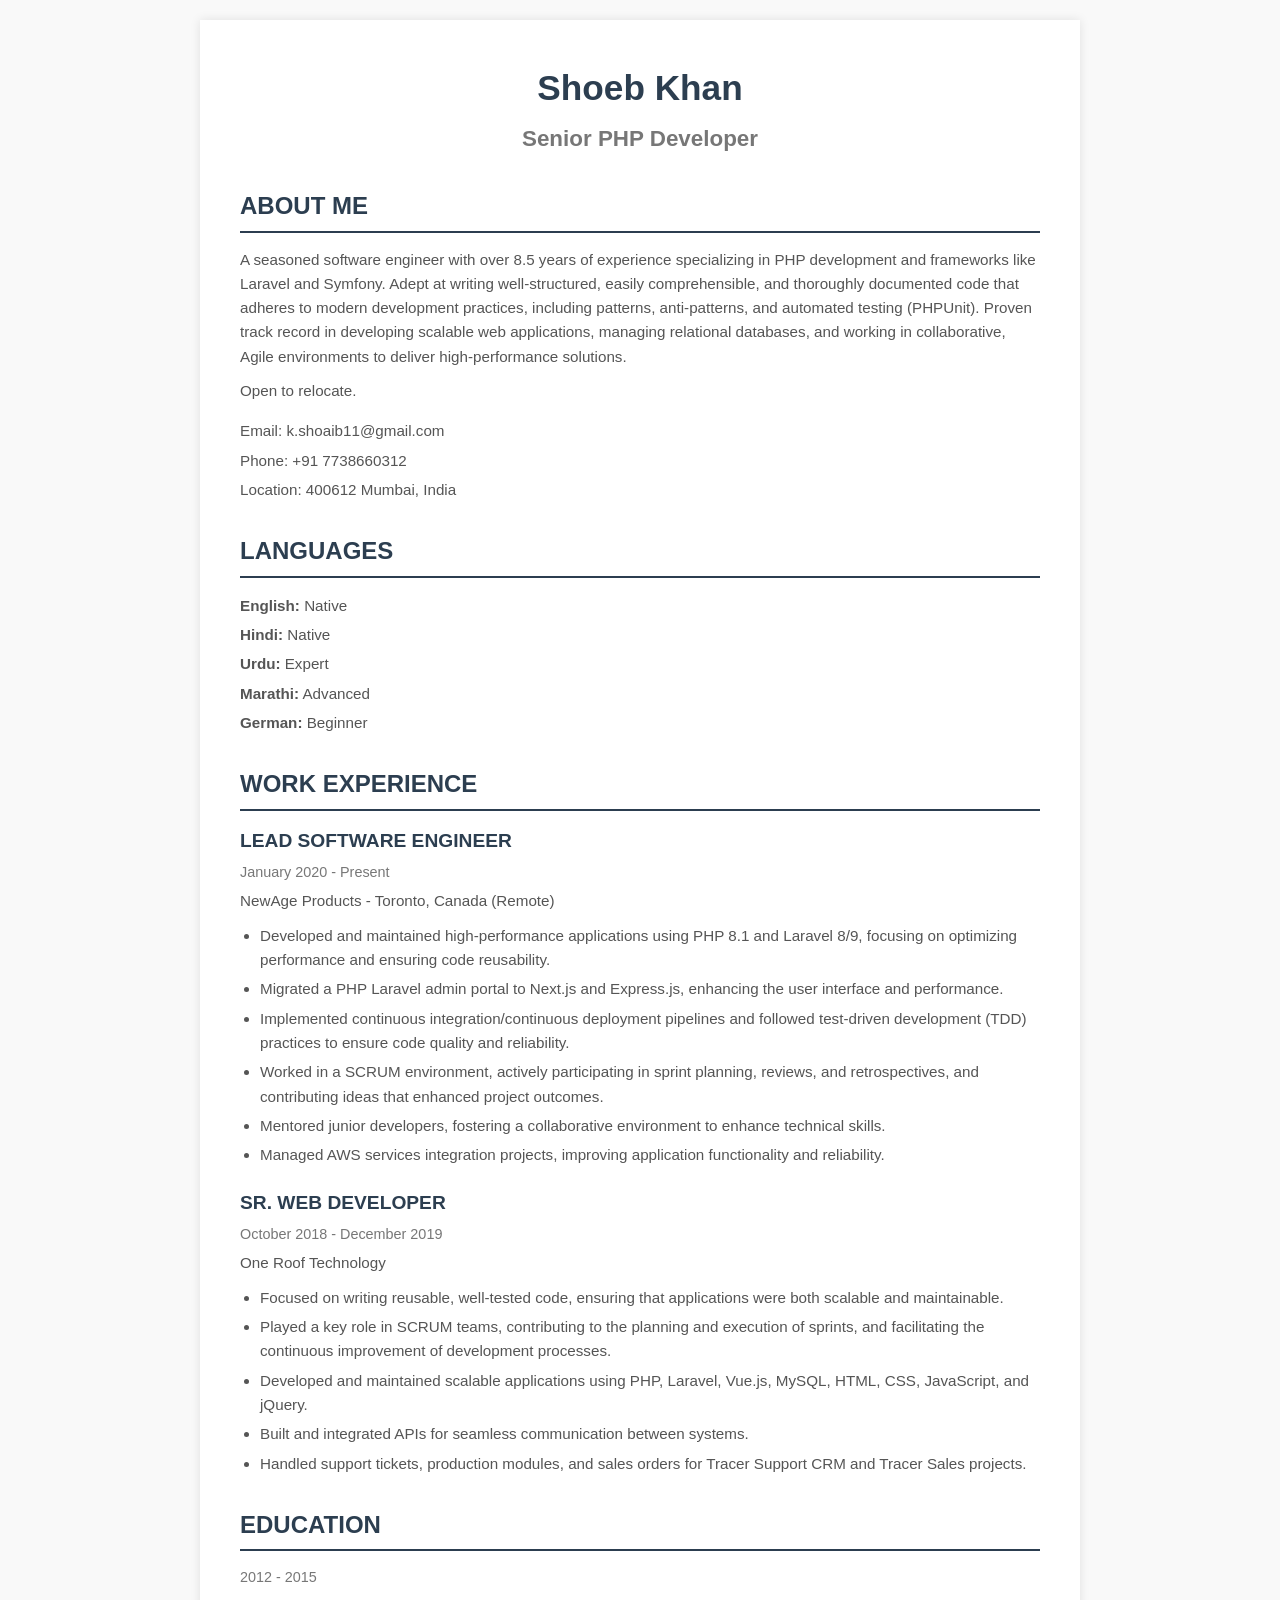
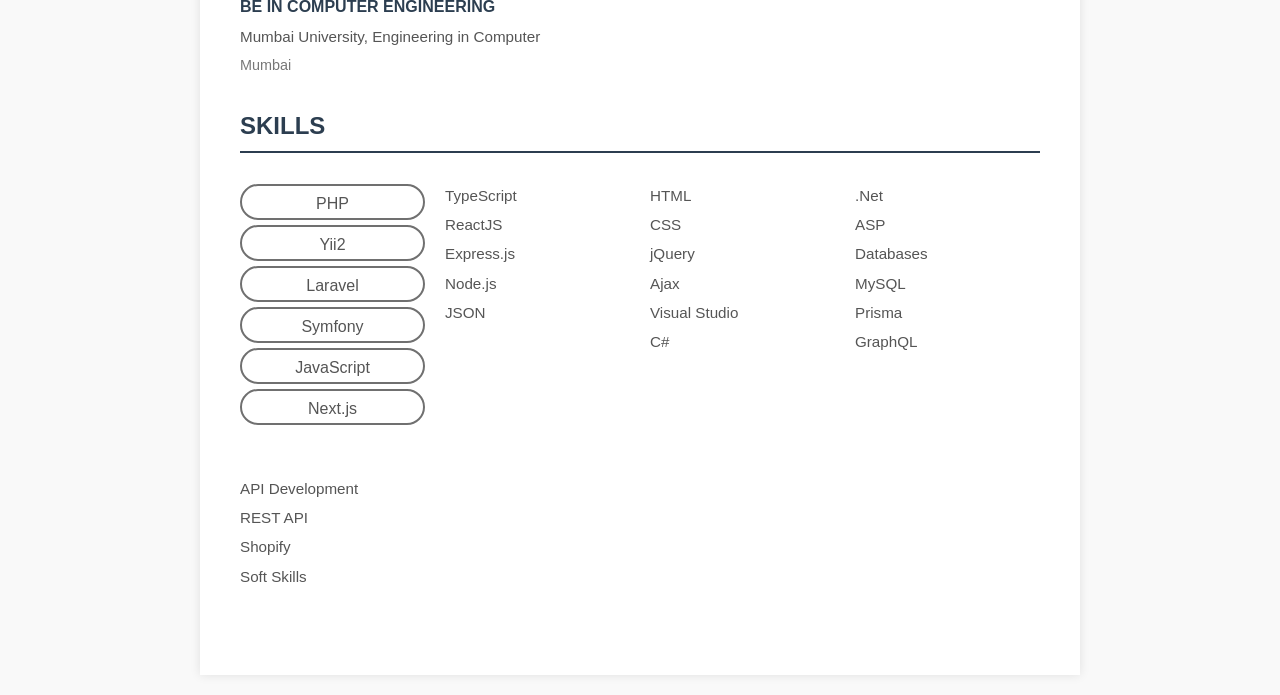
<file: index.html>
<!DOCTYPE html>
<html lang="en">
<head>
    <meta charset="UTF-8">
    <meta name="viewport" content="width=device-width, initial-scale=1.0">
    <title>Shoeb Khan - CV</title>
    <link rel="stylesheet" href="styles.css">
</head>
<body>
    <div class="cv-container">
        <!-- Header Section -->
        <header>
            <h1>Shoeb Khan</h1>
            <h2>Senior PHP Developer</h2>
        </header>

        <!-- About Me Section -->
        <section class="about-me">
            <h3>ABOUT ME</h3>
            <p>A seasoned software engineer with over 8.5 years of experience specializing in PHP development and frameworks like Laravel and Symfony. Adept at writing well-structured, easily comprehensible, and thoroughly documented code that adheres to modern development practices, including patterns, anti-patterns, and automated testing (PHPUnit). Proven track record in developing scalable web applications, managing relational databases, and working in collaborative, Agile environments to deliver high-performance solutions.</p>
            <p>Open to relocate.</p>
            <ul class="contact-info">
                <li>Email: k.shoaib11@gmail.com</li>
                <li>Phone: +91 7738660312</li>
                <li>Location: 400612 Mumbai, India</li>
            </ul>
        </section>

        <!-- Languages Section -->
        <section class="languages">
            <h3>LANGUAGES</h3>
            <ul>
                <li><strong>English:</strong> Native</li>
                <li><strong>Hindi:</strong> Native</li>
                <li><strong>Urdu:</strong> Expert</li>
                <li><strong>Marathi:</strong> Advanced</li>
                <li><strong>German:</strong> Beginner</li>
            </ul>
        </section>

        <!-- Work Experience Section -->
        <section class="work-experience">
            <h3>WORK EXPERIENCE</h3>
            <div class="job">
                <h4>LEAD SOFTWARE ENGINEER</h4>
                <p class="date">January 2020 - Present</p>
                <p class="company">NewAge Products - Toronto, Canada (Remote)</p>
                <ul>
                    <li>Developed and maintained high-performance applications using PHP 8.1 and Laravel 8/9, focusing on optimizing performance and ensuring code reusability.</li>
                    <li>Migrated a PHP Laravel admin portal to Next.js and Express.js, enhancing the user interface and performance.</li>
                    <li>Implemented continuous integration/continuous deployment pipelines and followed test-driven development (TDD) practices to ensure code quality and reliability.</li>
                    <li>Worked in a SCRUM environment, actively participating in sprint planning, reviews, and retrospectives, and contributing ideas that enhanced project outcomes.</li>
                    <li>Mentored junior developers, fostering a collaborative environment to enhance technical skills.</li>
                    <li>Managed AWS services integration projects, improving application functionality and reliability.</li>
                </ul>
            </div>
            <div class="job">
                <h4>SR. WEB DEVELOPER</h4>
                <p class="date">October 2018 - December 2019</p>
                <p class="company">One Roof Technology</p>
                <ul>
                    <li>Focused on writing reusable, well-tested code, ensuring that applications were both scalable and maintainable.</li>
                    <li>Played a key role in SCRUM teams, contributing to the planning and execution of sprints, and facilitating the continuous improvement of development processes.</li>
                    <li>Developed and maintained scalable applications using PHP, Laravel, Vue.js, MySQL, HTML, CSS, JavaScript, and jQuery.</li>
                    <li>Built and integrated APIs for seamless communication between systems.</li>
                    <li>Handled support tickets, production modules, and sales orders for Tracer Support CRM and Tracer Sales projects.</li>
                </ul>
            </div>
        </section>

        <!-- Education Section -->
        <section class="education">
            <h3>EDUCATION</h3>
            <div class="education-item">
                <p class="date">2012 - 2015</p>
                <p class="degree">BE IN COMPUTER ENGINEERING</p>
                <p class="institution">Mumbai University, Engineering in Computer</p>
                <p class="location">Mumbai</p>
            </div>
        </section>

        <!-- Skills Section -->
        <section class="skills">
            <h3>SKILLS</h3>
            <div class="skills-table">
                <div class="skills-column">
                    <ul>
                        <li style="border-width: 2px;border-style: solid;border-color: rgb(112, 112, 112);border-radius: 100px;padding: 10px 8px 6px;line-height: 1;font-size: 16px;text-align: center;">PHP</li>
                        <li style="border-width: 2px;border-style: solid;border-color: rgb(112, 112, 112);border-radius: 100px;padding: 10px 8px 6px;line-height: 1;font-size: 16px;text-align: center;">Yii2</li>
                        <li style="border-width: 2px;border-style: solid;border-color: rgb(112, 112, 112);border-radius: 100px;padding: 10px 8px 6px;line-height: 1;font-size: 16px;text-align: center;">Laravel</li>
                        <li style="border-width: 2px;border-style: solid;border-color: rgb(112, 112, 112);border-radius: 100px;padding: 10px 8px 6px;line-height: 1;font-size: 16px;text-align: center;">Symfony</li>
                        <li style="border-width: 2px;border-style: solid;border-color: rgb(112, 112, 112);border-radius: 100px;padding: 10px 8px 6px;line-height: 1;font-size: 16px;text-align: center;">JavaScript</li>
                        <li style="border-width: 2px;border-style: solid;border-color: rgb(112, 112, 112);border-radius: 100px;padding: 10px 8px 6px;line-height: 1;font-size: 16px;text-align: center;">Next.js</li>
                    </ul>
                </div>
                <div class="skills-column">
                    <ul>
                        <li>TypeScript</li>
                        <li>ReactJS</li>
                        <li>Express.js</li>
                        <li>Node.js</li>
                        <li>JSON</li>
                    </ul>
                </div>
                <div class="skills-column">
                    <ul>
                        <li>HTML</li>
                        <li>CSS</li>
                        <li>jQuery</li>
                        <li>Ajax</li>
                        <li>Visual Studio</li>
                        <li>C#</li>
                    </ul>
                </div>
                <div class="skills-column">
                    <ul>
                        <li>.Net</li>
                        <li>ASP</li>
                        <li>Databases</li>
                        <li>MySQL</li>
                        <li>Prisma</li>
                        <li>GraphQL</li>
                    </ul>
                </div>
                <div class="skills-column">
                    <ul>
                        <li>API Development</li>
                        <li>REST API</li>
                        <li>Shopify</li>
                        <li>Soft Skills</li>
                    </ul>
                </div>
            </div>
        </section>
    </div>
</body>
</html>
</file>
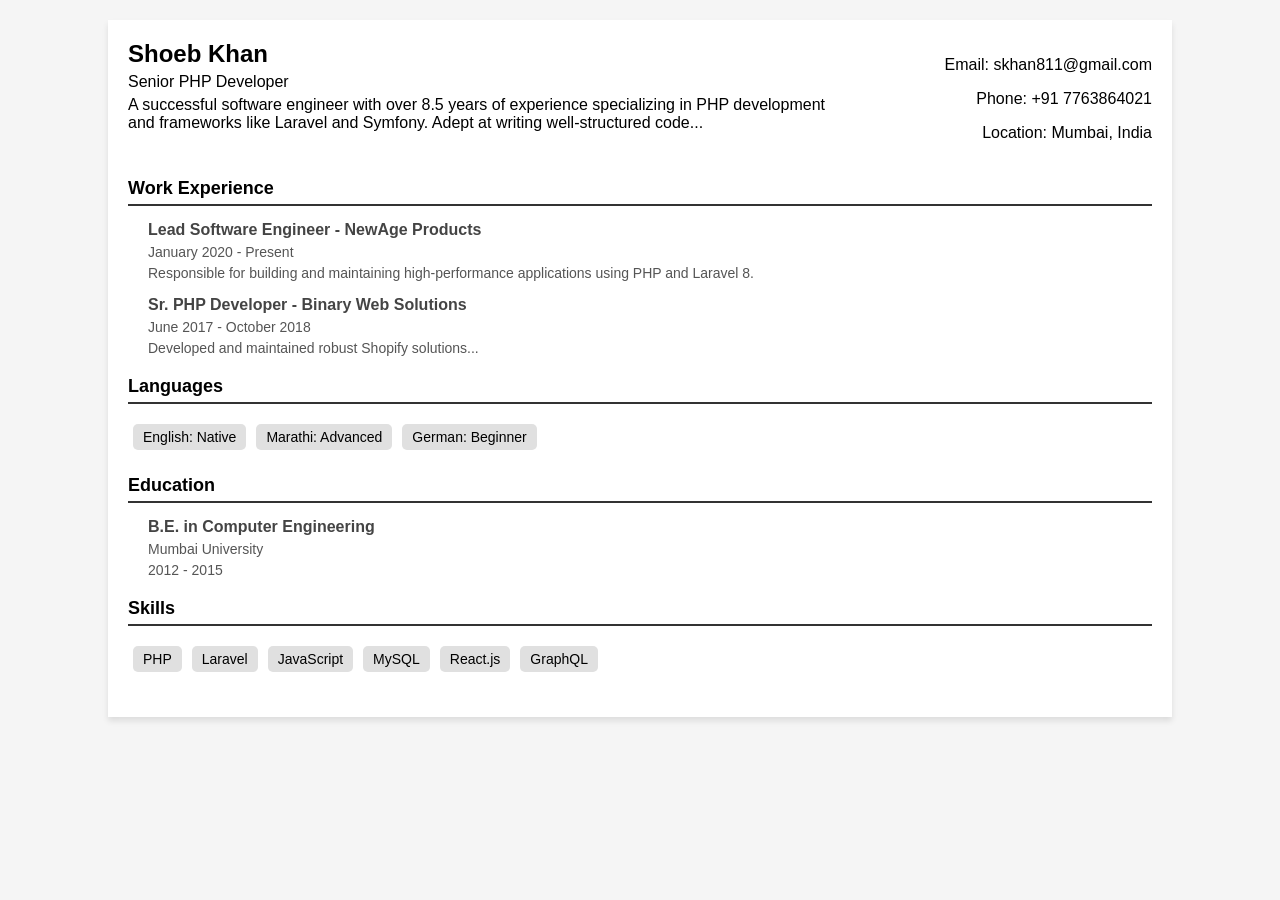
<file: combine-code.html>
<!DOCTYPE html>
<html lang="en">
<head>
    <meta charset="UTF-8">
    <meta name="viewport" content="width=device-width, initial-scale=1.0">
    <title>Shoeb Khan - CV</title>
    <style>
        body {
            font-family: Arial, sans-serif;
            margin: 0;
            padding: 0;
            background-color: #f5f5f5;
        }

        .container {
            width: 80%;
            margin: 20px auto;
            background: white;
            box-shadow: 0 4px 6px rgba(0, 0, 0, 0.1);
            padding: 20px;
        }

        .header {
            display: flex;
            justify-content: space-between;
        }

        .header .about {
            width: 70%;
        }

        .header .about h1 {
            margin: 0;
            font-size: 24px;
        }

        .header .about p {
            margin: 5px 0;
        }

        .header .contact {
            width: 30%;
            text-align: right;
        }

        .section {
            margin: 20px 0;
        }

        .section h2 {
            font-size: 18px;
            border-bottom: 2px solid #333;
            padding-bottom: 5px;
            margin-bottom: 15px;
        }

        .work-experience {
            padding-left: 20px;
        }

        .work-experience .job {
            margin-bottom: 15px;
        }

        .job h3 {
            margin: 0;
            font-size: 16px;
            color: #444;
        }

        .job p {
            margin: 5px 0;
            font-size: 14px;
            color: #555;
        }

        .languages,
        .skills {
            display: flex;
            flex-wrap: wrap;
        }

        .languages span,
        .skills span {
            background: #e0e0e0;
            padding: 5px 10px;
            margin: 5px;
            border-radius: 5px;
            font-size: 14px;
        }

        .education {
            padding-left: 20px;
        }

        .education h3 {
            margin: 0;
            font-size: 16px;
            color: #444;
        }

        .education p {
            margin: 5px 0;
            font-size: 14px;
            color: #555;
        }
    </style>
</head>
<body>
    <div class="container">
        <div class="header">
            <div class="about">
                <h1>Shoeb Khan</h1>
                <p>Senior PHP Developer</p>
                <p>A successful software engineer with over 8.5 years of experience specializing in PHP development and frameworks like Laravel and Symfony. Adept at writing well-structured code...</p>
            </div>
            <div class="contact">
                <p>Email: skhan811@gmail.com</p>
                <p>Phone: +91 7763864021</p>
                <p>Location: Mumbai, India</p>
            </div>
        </div>

        <div class="section">
            <h2>Work Experience</h2>
            <div class="work-experience">
                <div class="job">
                    <h3>Lead Software Engineer - NewAge Products</h3>
                    <p>January 2020 - Present</p>
                    <p>Responsible for building and maintaining high-performance applications using PHP and Laravel 8.</p>
                </div>
                <div class="job">
                    <h3>Sr. PHP Developer - Binary Web Solutions</h3>
                    <p>June 2017 - October 2018</p>
                    <p>Developed and maintained robust Shopify solutions...</p>
                </div>
            </div>
        </div>

        <div class="section">
            <h2>Languages</h2>
            <div class="languages">
                <span>English: Native</span>
                <span>Marathi: Advanced</span>
                <span>German: Beginner</span>
            </div>
        </div>

        <div class="section">
            <h2>Education</h2>
            <div class="education">
                <h3>B.E. in Computer Engineering</h3>
                <p>Mumbai University</p>
                <p>2012 - 2015</p>
            </div>
        </div>

        <div class="section">
            <h2>Skills</h2>
            <div class="skills">
                <span>PHP</span>
                <span>Laravel</span>
                <span>JavaScript</span>
                <span>MySQL</span>
                <span>React.js</span>
                <span>GraphQL</span>
            </div>
        </div>
    </div>
</body>
</html>
</file>
<file: styles.css>
/* General Styles */
body {
    font-family: 'Arial', sans-serif;
    line-height: 1.6;
    margin: 0;
    padding: 0;
    background-color: #f9f9f9;
    color: #333;
}

.cv-container {
    max-width: 800px;
    margin: 20px auto;
    padding: 40px;
    background: #fff;
    box-shadow: 0 0 10px rgba(0, 0, 0, 0.1);
}

/* Header Section */
header {
    text-align: center;
    margin-bottom: 30px;
}

header h1 {
    margin: 0;
    font-size: 2.2em;
    color: #2c3e50;
}

header h2 {
    margin: 5px 0;
    font-size: 1.4em;
    color: #777;
}

/* About Me Section */
.about-me {
    margin-bottom: 30px;
}

.about-me h3 {
    font-size: 1.5em;
    color: #2c3e50;
    border-bottom: 2px solid #2c3e50;
    padding-bottom: 5px;
    margin-bottom: 15px;
}

.about-me p {
    margin: 10px 0;
    font-size: 0.95em;
    line-height: 1.6;
    color: #555;
}

.contact-info {
    list-style-type: none;
    padding: 0;
}

.contact-info li {
    margin-bottom: 5px;
    font-size: 0.95em;
    color: #555;
}

/* Languages Section */
.languages {
    margin-bottom: 30px;
}

.languages h3 {
    font-size: 1.5em;
    color: #2c3e50;
    border-bottom: 2px solid #2c3e50;
    padding-bottom: 5px;
    margin-bottom: 15px;
}

.languages ul {
    list-style-type: none;
    padding: 0;
}

.languages ul li {
    margin-bottom: 5px;
    font-size: 0.95em;
    color: #555;
}

/* Work Experience Section */
.work-experience {
    margin-bottom: 30px;
}

.work-experience h3 {
    font-size: 1.5em;
    color: #2c3e50;
    border-bottom: 2px solid #2c3e50;
    padding-bottom: 5px;
    margin-bottom: 15px;
}

.job {
    margin-bottom: 20px;
}

.job h4 {
    margin: 0;
    font-size: 1.2em;
    color: #2c3e50;
}

.job .date {
    margin: 5px 0;
    font-size: 0.9em;
    color: #777;
}

.job .company {
    margin: 5px 0;
    font-size: 0.95em;
    color: #555;
}

.job ul {
    margin: 10px 0;
    padding-left: 20px;
}

.job ul li {
    margin-bottom: 5px;
    font-size: 0.95em;
    color: #555;
}

/* Education Section */
.education {
    margin-bottom: 30px;
}

.education h3 {
    font-size: 1.5em;
    color: #2c3e50;
    border-bottom: 2px solid #2c3e50;
    padding-bottom: 5px;
    margin-bottom: 15px;
}

.education-item {
    margin-bottom: 20px;
}

.education-item .date {
    margin: 5px 0;
    font-size: 0.9em;
    color: #777;
}

.education-item .degree {
    margin: 5px 0;
    font-size: 1em;
    font-weight: bold;
    color: #2c3e50;
}

.education-item .institution {
    margin: 5px 0;
    font-size: 0.95em;
    color: #555;
}

.education-item .location {
    margin: 5px 0;
    font-size: 0.9em;
    color: #777;
}

/* Skills Section */
.skills {
    margin-bottom: 30px;
}

.skills h3 {
    font-size: 1.5em;
    color: #2c3e50;
    border-bottom: 2px solid #2c3e50;
    padding-bottom: 5px;
    margin-bottom: 15px;
}

.skills-table {
    display: flex;
    flex-wrap: wrap;
    gap: 20px;
}

.skills-column {
    flex: 1;
    min-width: 150px;
}

.skills-column ul {
    list-style-type: none;
    padding: 0;
}

.skills-column ul li {
    margin-bottom: 5px;
    font-size: 0.95em;
    color: #555;
}
</file>
